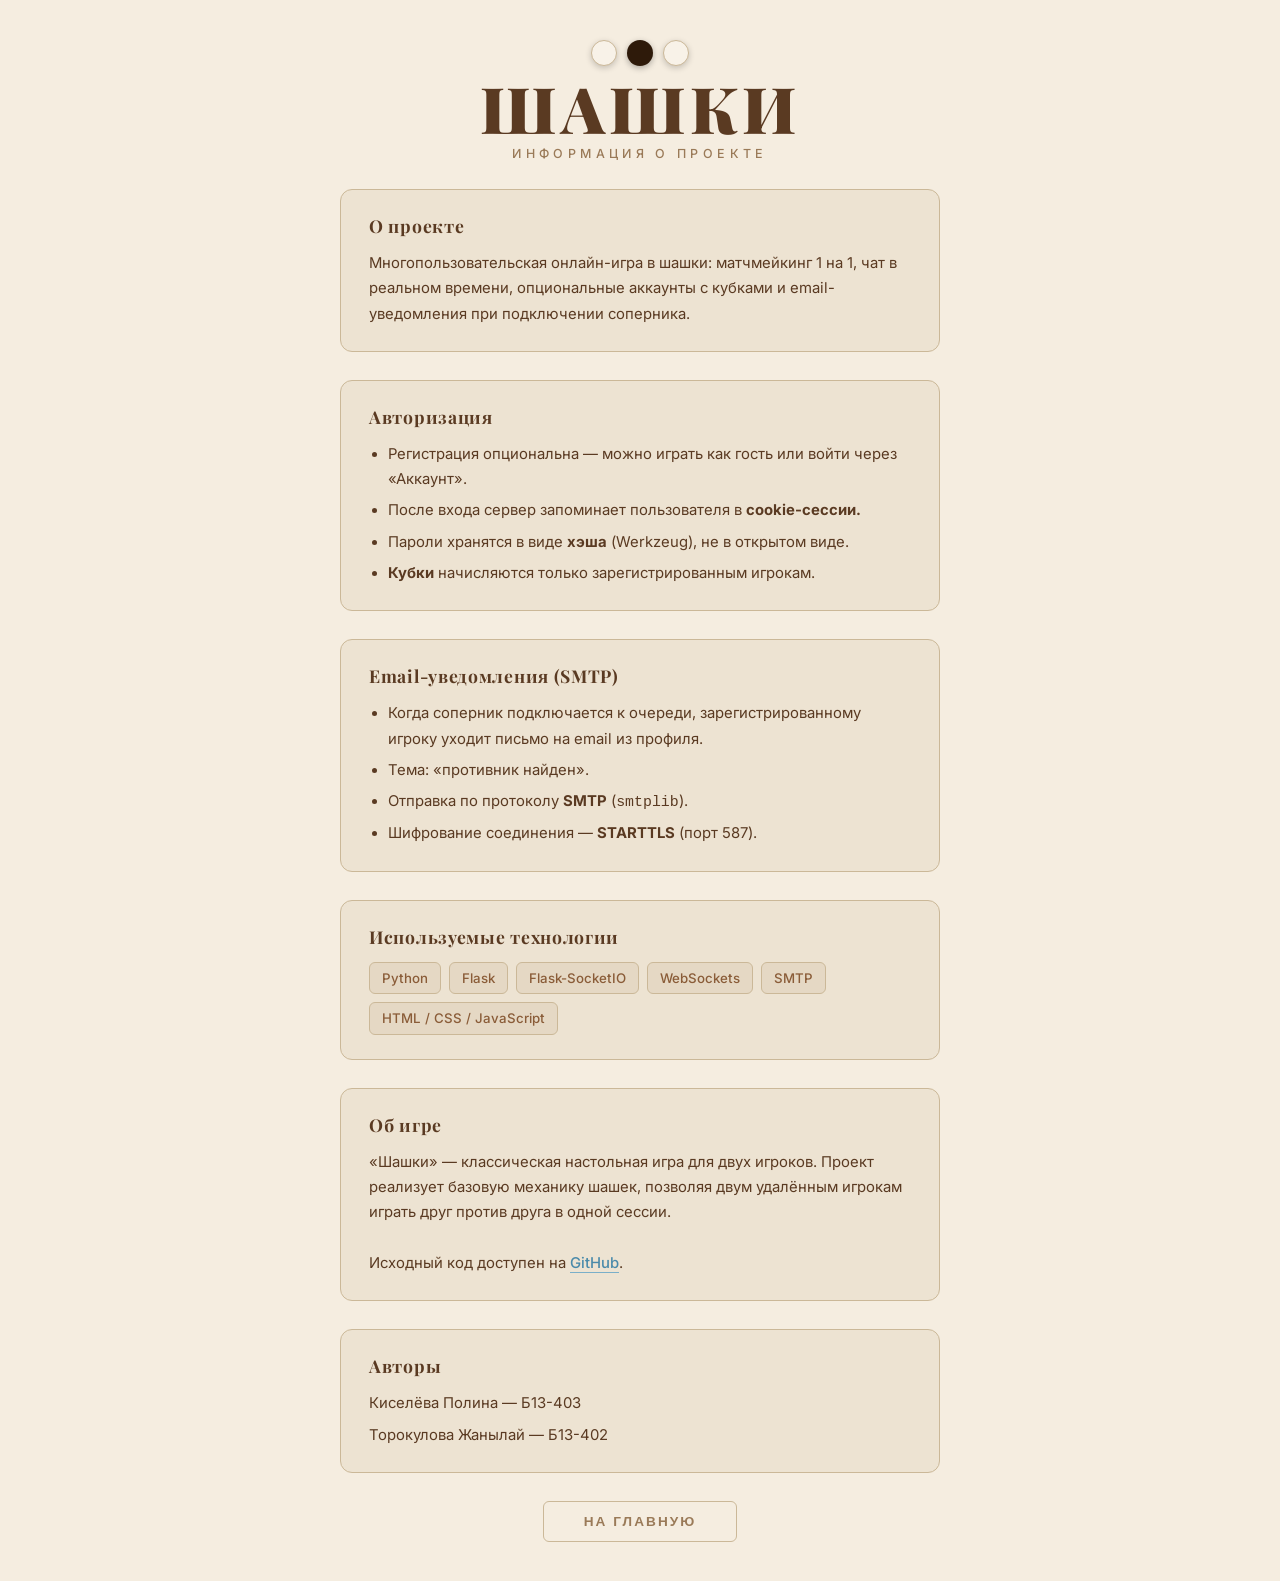
<file: templates/info.html>
<!DOCTYPE html>
<html lang="ru">
<head>
    <meta charset="UTF-8">
    <meta name="viewport" content="width=device-width, initial-scale=1.0">
    <title>Шашки — Информация</title>
    <link rel="stylesheet" href="/static/css/style.css">
    <style>
        .info-page {
            min-height: 100vh;
            display: flex;
            align-items: center;
            justify-content: center;
            background: var(--bg);
            padding: 40px 20px;
        }
        .info-content {
            max-width: 600px;
            width: 100%;
            display: flex;
            flex-direction: column;
            gap: 28px;
        }
        .info-logo {
            text-align: center;
        }
        .info-logo h1 {
            font-family: 'Playfair Display', serif;
            font-size: clamp(2.5rem, 6vw, 4rem);
            font-weight: 900;
            letter-spacing: 0.06em;
            color: var(--brown-dark);
            line-height: 1;
        }
        .info-logo .subtitle {
            margin-top: 6px;
        }
        .info-card {
            background: var(--surface);
            border: 1px solid var(--border);
            border-radius: 12px;
            padding: 24px 28px;
        }
        .info-card h2 {
            font-family: 'Playfair Display', serif;
            font-size: 1.1rem;
            font-weight: 700;
            color: var(--brown-dark);
            margin-bottom: 14px;
            letter-spacing: 0.04em;
        }
        .info-card p,
        .info-card li {
            color: var(--text);
            line-height: 1.7;
            font-size: 0.93rem;
        }
        .info-card ul.feature-list {
            list-style: disc;
            padding-left: 1.2rem;
            display: flex;
            flex-direction: column;
            gap: 6px;
            margin-top: 4px;
        }
        .tech-list {
            list-style: none;
            display: flex;
            flex-wrap: wrap;
            gap: 8px;
            margin-top: 4px;
        }
        .tech-list li {
            background: var(--surface2);
            border: 1px solid var(--border);
            border-radius: 6px;
            padding: 4px 12px;
            font-size: 0.83rem;
            color: var(--brown-mid);
            font-weight: 500;
        }
        .authors-list {
            list-style: none;
            display: flex;
            flex-direction: column;
            gap: 6px;
        }
        .authors-list li {
            font-size: 0.93rem;
            color: var(--text);
        }
        .info-link {
            color: var(--accent2);
            text-decoration: none;
            font-weight: 500;
            border-bottom: 1px solid var(--accent);
            transition: color 0.2s;
        }
        .info-link:hover {
            color: var(--brown-mid);
            border-color: var(--brown-mid);
        }
        .info-actions {
            display: flex;
            gap: 12px;
            justify-content: center;
        }
        .btn-back {
            padding: 12px 40px;
            font-size: 0.85rem;
            font-weight: 600;
            letter-spacing: 0.15em;
            text-transform: uppercase;
            border: 1.5px solid var(--border);
            background: transparent;
            color: var(--text-muted);
            border-radius: 6px;
            cursor: pointer;
            transition: border-color 0.2s, color 0.2s;
        }
        .btn-back:hover {
            border-color: var(--brown-mid);
            color: var(--brown-dark);
        }
    </style>
</head>
<body>
    <div class="info-page">
        <div class="info-content">
            <div class="info-logo">
                <div class="logo-pieces">
                    <span class="logo-piece white"></span>
                    <span class="logo-piece black"></span>
                    <span class="logo-piece white"></span>
                </div>
                <h1>ШАШКИ</h1>
                <p class="subtitle">Информация о проекте</p>
            </div>

            <div class="info-card">
                <h2>О проекте</h2>
                <p>Многопользовательская онлайн-игра в шашки: матчмейкинг 1 на 1, чат в реальном времени, опциональные аккаунты с кубками и email-уведомления при подключении соперника.</p>
            </div>

            <div class="info-card">
                <h2>Авторизация</h2>
                <ul class="feature-list">
                    <li>Регистрация опциональна — можно играть как гость или войти через «Аккаунт».</li>
                    <li>После входа сервер запоминает пользователя в <strong>cookie-сессии.</strong></li>
                    <li>Пароли хранятся в виде <strong>хэша</strong> (Werkzeug), не в открытом виде.</li>
                    <li><strong>Кубки</strong> начисляются только зарегистрированным игрокам.</li>
                </ul>
            </div>

            <div class="info-card">
                <h2>Email-уведомления (SMTP)</h2>
                <ul class="feature-list">
                    <li>Когда соперник подключается к очереди, зарегистрированному игроку уходит письмо на email из профиля.</li>
                    <li>Тема: «противник найден».</li>
                    <li>Отправка по протоколу <strong>SMTP</strong> (<code>smtplib</code>).</li>
                    <li>Шифрование соединения — <strong>STARTTLS</strong> (порт 587).</li>
                </ul>
            </div>

            <div class="info-card">
                <h2>Используемые технологии</h2>
                <ul class="tech-list">
                    <li>Python</li>
                    <li>Flask</li>
                    <li>Flask-SocketIO</li>
                    <li>WebSockets</li>
                    <li>SMTP</li>
                    <li>HTML / CSS / JavaScript</li>
                </ul>
            </div>

            <div class="info-card">
                <h2>Об игре</h2>
                <p>«Шашки» — классическая настольная игра для двух игроков. Проект реализует базовую механику шашек, позволяя двум удалённым игрокам играть друг против друга в одной сессии.<br><br>
                Исходный код доступен на <a class="info-link" href="https://github.com/kislypolly/checkers" target="_blank">GitHub</a>.</p>
            </div>

            <div class="info-card">
                <h2>Авторы</h2>
                <ul class="authors-list">
                    <li>Киселёва Полина — Б13-403</li>
                    <li>Торокулова Жанылай — Б13-402</li>
                </ul>
            </div>

            <div class="info-actions">
                <button class="btn-back" onclick="window.location.href='/'">На главную</button>
            </div>
        </div>
    </div>
</body>
</html>
</file>
<file: static/css/style.css>
/* ── Fonts ──────────────────────────────────────── */
@import url('https://fonts.googleapis.com/css2?family=Playfair+Display:ital,wght@0,700;0,900;1,400;1,700&family=Inter:wght@400;500;600&display=swap');

/* ── Reset & Base ───────────────────────────────── */
*, *::before, *::after { box-sizing: border-box; margin: 0; padding: 0; }

:root {
    --bg:          #f5ede0;
    --surface:     #ede3d2;
    --surface2:    #e5d8c4;
    --border:      #cbb898;
    --accent:      #7aafc9;
    --accent2:     #4a8aaa;
    --accent-green: #5a9a6a;
    --brown-dark:  #5a3a22;
    --brown-mid:   #8a5c38;
    --text:        #5a3a22;
    --text-muted:  #9a7a58;
    --white-piece: #f8f2e8;
    --black-piece: #2e1a0a;
    --cell-light:  #dfc090;
    --cell-dark:   #9a5530;
    --highlight:   rgba(122,175,201,0.4);
    --capture:     rgba(180,50,30,0.35);
}

html, body {
    height: 100%;
    font-family: 'Inter', system-ui, sans-serif;
    background: var(--bg);
    color: var(--text);
}

/* ── Landing ────────────────────────────────────── */
.landing {
    min-height: 100vh;
    display: flex;
    align-items: center;
    justify-content: center;
    background: var(--bg);
}

.landing-content {
    text-align: center;
    display: flex;
    flex-direction: column;
    align-items: center;
    gap: 32px;
    position: relative;
}


.logo h1 {
    font-family: 'Playfair Display', serif;
    font-size: clamp(3.5rem, 8vw, 6.5rem);
    font-weight: 900;
    letter-spacing: 0.06em;
    color: var(--brown-dark);
    line-height: 1;
}

.logo-pieces {
    display: flex;
    gap: 10px;
    justify-content: center;
    margin-bottom: 10px;
}

.logo-piece {
    width: 26px;
    height: 26px;
    border-radius: 50%;
}

.logo-piece.white {
    background: var(--white-piece);
    border: 1.5px solid var(--border);
    box-shadow: 0 2px 6px rgba(0,0,0,0.2);
}

.logo-piece.black {
    background: var(--black-piece);
    box-shadow: 0 2px 6px rgba(0,0,0,0.3);
}

.subtitle {
    color: var(--text-muted);
    letter-spacing: 0.35em;
    font-size: 0.78rem;
    text-transform: uppercase;
    margin-top: 4px;
    font-weight: 500;
}

.landing-actions {
    display: flex;
    flex-direction: column;
    gap: 12px;
    align-items: stretch;
}

.landing-actions .btn-play {
    width: 100%;
}

.btn-play {
    padding: 14px 56px;
    font-size: 0.88rem;
    font-weight: 600;
    letter-spacing: 0.18em;
    text-transform: uppercase;
    border: 1.5px solid var(--accent);
    border-radius: 0;
    background: transparent;
    color: var(--accent);
    cursor: pointer;
    transition: background 0.15s, color 0.15s;
    font-family: 'Inter', sans-serif;
}

.btn-play:hover {
    background: var(--accent);
    color: #fff;
}

.btn-play-green {
    border-color: var(--accent-green);
    color: var(--accent-green);
}

.btn-play-green:hover {
    background: var(--accent-green);
    color: #fff;
}

.hint {
    color: var(--text-muted);
    font-size: 0.83rem;
    max-width: 300px;
    line-height: 1.7;
}

.account-page {
    min-height: 100vh;
    display: flex;
    align-items: center;
    justify-content: center;
    padding: 24px;
    background: var(--bg);
}

.account-card {
    width: min(360px, 100%);
    padding: 28px 24px;
    background: var(--surface);
    border: 1.5px solid var(--border);
    display: flex;
    flex-direction: column;
    gap: 16px;
}

.account-title {
    font-family: 'Playfair Display', serif;
    font-size: 1.5rem;
    font-weight: 700;
    color: var(--brown-dark);
    text-align: center;
}

.account-profile {
    text-align: center;
    display: flex;
    flex-direction: column;
    gap: 6px;
}

.account-name {
    font-weight: 600;
    color: var(--brown-dark);
}

.account-email {
    color: var(--text-muted);
    font-size: 0.85rem;
}

.account-trophies {
    color: var(--text-muted);
    font-size: 0.9rem;
}

.ready-title {
    font-family: 'Playfair Display', serif;
    font-size: 1.3rem;
    font-weight: 700;
    color: var(--brown-dark);
    margin-bottom: 8px;
}

.ready-list {
    list-style: none;
    margin: 16px 0;
    padding: 0;
    text-align: left;
}

.ready-list li {
    padding: 6px 0;
    color: var(--text-muted);
    font-size: 0.9rem;
}

.ready-list li.ready-yes {
    color: var(--accent-green);
}

#ready-btn:disabled {
    opacity: 0.5;
    cursor: default;
}

.account-hint {
    color: var(--text-muted);
    font-size: 0.82rem;
    text-align: center;
    line-height: 1.5;
}

.account-actions {
    display: flex;
    flex-direction: column;
    gap: 10px;
}

.account-actions .btn-play {
    width: 100%;
}

.account-card .auth-tabs,
.account-card .auth-form {
    width: 100%;
}

.auth-box {
    width: min(320px, 90vw);
    display: flex;
    flex-direction: column;
    gap: 16px;
}

.auth-tabs {
    display: flex;
    gap: 8px;
}

.auth-tab {
    flex: 1;
    padding: 10px;
    font-size: 0.75rem;
    font-weight: 600;
    letter-spacing: 0.12em;
    text-transform: uppercase;
    border: 1.5px solid var(--border);
    background: transparent;
    color: var(--text-muted);
    cursor: pointer;
    font-family: 'Inter', sans-serif;
    transition: border-color 0.2s, color 0.2s;
}

.auth-tab.active {
    border-color: var(--accent);
    color: var(--accent);
}

.auth-form {
    display: flex;
    flex-direction: column;
    gap: 12px;
}

.auth-form input {
    padding: 12px 14px;
    border: 1.5px solid var(--border);
    background: var(--surface);
    color: var(--text);
    font-family: 'Inter', sans-serif;
    font-size: 0.9rem;
}

.auth-form input:focus {
    outline: none;
    border-color: var(--accent);
}

.auth-form .btn-play {
    width: 100%;
}

.auth-error {
    color: #b4321e;
    font-size: 0.85rem;
}

.hidden {
    display: none !important;
}

.user-panel {
    display: flex;
    flex-direction: column;
    gap: 6px;
}

.user-greeting {
    font-weight: 600;
    color: var(--brown-dark);
    letter-spacing: 0.05em;
}

.user-trophies {
    color: var(--text-muted);
    font-size: 0.9rem;
}

.btn-play-muted {
    border-color: var(--border);
    color: var(--text-muted);
}

.btn-play-muted:hover {
    background: var(--surface2);
    color: var(--brown-dark);
}

.sidebar-user {
    display: flex;
    justify-content: space-between;
    align-items: center;
    padding-bottom: 12px;
    margin-bottom: 4px;
    border-bottom: 1px solid var(--border);
    font-size: 0.85rem;
    color: var(--text-muted);
}

.sidebar-user span:first-child {
    font-weight: 600;
    color: var(--brown-dark);
}

.sidebar-trophies {
    font-size: 0.8rem;
}

.sidebar-guest {
    color: var(--text-muted);
}

.sidebar-account-link {
    font-size: 0.8rem;
    color: var(--accent);
    text-decoration: none;
}

.sidebar-account-link:hover {
    color: var(--accent2);
}

/* ── Game Layout ────────────────────────────────── */
.game-layout {
    min-height: 100vh;
    display: grid;
    grid-template-columns: 270px 1fr;
}

/* ── Sidebar ────────────────────────────────────── */
.sidebar {
    background: var(--surface);
    border-right: 1px solid var(--border);
    display: flex;
    flex-direction: column;
    padding: 24px 18px;
    gap: 14px;
    position: relative;
    overflow: hidden;
}


.player-card {
    display: flex;
    align-items: center;
    gap: 10px;
    padding: 10px 12px;
    background: var(--bg);
    border-radius: 0;
    border: 1px solid var(--border);
    font-weight: 600;
    font-size: 0.86rem;
    position: relative;
    z-index: 1;
}

.player-dot {
    width: 9px;
    height: 9px;
    border-radius: 50%;
    background: var(--border);
    flex-shrink: 0;
}

.player-dot.active {
    background: #4a9e4a;
    box-shadow: 0 0 5px #4a9e4a;
}

.self-dot {
    background: var(--accent);
    box-shadow: 0 0 5px var(--accent);
}

.player-card.self { margin-top: auto; }

.piece-count {
    margin-left: auto;
    display: flex;
    align-items: center;
    gap: 5px;
    font-size: 0.8rem;
    font-weight: 700;
    color: var(--text-muted);
}

.piece-mini {
    width: 9px;
    height: 9px;
    border-radius: 50%;
    background: var(--white-piece);
    border: 1px solid var(--border);
    flex-shrink: 0;
}

.piece-mini.self-mini {
    background: var(--black-piece);
    border-color: var(--brown-mid);
}

/* ── Score panel ────────────────────────────────── */
.score-panel {
    display: flex;
    align-items: center;
    background: var(--bg);
    border: 1px solid var(--border);
    border-radius: 0;
    padding: 12px;
    position: relative;
    z-index: 1;
}

.score-side {
    flex: 1;
    display: flex;
    flex-direction: column;
    align-items: center;
    gap: 4px;
}

.score-label {
    font-size: 0.63rem;
    color: var(--text-muted);
    text-transform: uppercase;
    letter-spacing: 0.08em;
    text-align: center;
    font-weight: 500;
    line-height: 1.3;
}

.score-divider {
    font-family: 'Playfair Display', serif;
    font-style: italic;
    font-size: 1.1rem;
    color: var(--border);
    padding: 0 4px;
    flex-shrink: 0;
}

.captured-pieces {
    font-family: 'Playfair Display', serif;
    font-size: 2rem;
    font-weight: 900;
    color: var(--accent2);
    line-height: 1;
}

/* ── Status ─────────────────────────────────────── */
.status-box {
    padding: 9px 12px;
    background: var(--bg);
    border-radius: 0;
    border: 1px solid var(--border);
    font-size: 0.8rem;
    color: var(--text-muted);
    text-align: center;
    letter-spacing: 0.04em;
    font-weight: 500;
    position: relative;
    z-index: 1;
}

.status-box.your-turn {
    border-color: var(--accent);
    color: var(--accent);
    background: rgba(44,110,158,0.06);
}

.move-timer {
    display: block;
    margin-top: 4px;
    font-size: 0.75rem;
    font-variant-numeric: tabular-nums;
}

.move-timer.warning {
    color: #c0392b;
}

/* ── Chat ───────────────────────────────────────── */
.chat-box {
    flex: 1;
    display: flex;
    flex-direction: column;
    background: var(--bg);
    border-radius: 0;
    border: 1px solid var(--border);
    overflow: hidden;
    min-height: 0;
    position: relative;
    z-index: 1;
}

.chat-messages {
    flex: 1;
    overflow-y: auto;
    padding: 10px;
    display: flex;
    flex-direction: column;
    gap: 7px;
    min-height: 0;
}

.chat-messages::-webkit-scrollbar { width: 3px; }
.chat-messages::-webkit-scrollbar-track { background: transparent; }
.chat-messages::-webkit-scrollbar-thumb { background: var(--border); }

.chat-msg {
    padding: 6px 9px;
    border-radius: 0;
    font-size: 0.8rem;
    line-height: 1.5;
    max-width: 92%;
    word-break: break-word;
}

.chat-msg.me {
    background: rgba(44,110,158,0.1);
    border: 1px solid rgba(44,110,158,0.2);
    align-self: flex-end;
}

.chat-msg.them {
    background: var(--surface2);
    border: 1px solid var(--border);
    align-self: flex-start;
}

.chat-msg .msg-label {
    font-size: 0.66rem;
    color: var(--text-muted);
    margin-bottom: 2px;
    text-transform: uppercase;
    letter-spacing: 0.05em;
}

.chat-form {
    display: flex;
    border-top: 1px solid var(--border);
}

.chat-form input {
    flex: 1;
    background: transparent;
    border: none;
    padding: 9px 11px;
    color: var(--text);
    font-size: 0.82rem;
    outline: none;
    font-family: 'Inter', sans-serif;
}

.chat-form input::placeholder { color: var(--border); }

.chat-form button {
    padding: 0 14px;
    background: none;
    border: none;
    border-left: 1px solid var(--border);
    color: var(--accent);
    cursor: pointer;
    font-size: 0.95rem;
    transition: background 0.12s;
}

.chat-form button:hover { background: rgba(44,110,158,0.1); }

/* ── Board area ─────────────────────────────────── */
.board-wrap {
    display: flex;
    align-items: center;
    justify-content: center;
    background: var(--bg);
    position: relative;
}


.board {
    display: grid;
    grid-template-columns: repeat(8, 1fr);
    grid-template-rows: repeat(8, 1fr);
    width: min(70vw, 70vh, 580px);
    height: min(70vw, 70vh, 580px);
    border: 2px solid var(--brown-mid);
    box-shadow: 6px 6px 0 var(--brown-mid);
    position: relative;
    z-index: 1;
}

/* ── Cells ──────────────────────────────────────── */
.cell {
    display: flex;
    align-items: center;
    justify-content: center;
    cursor: default;
    position: relative;
}

.cell.light { background: var(--cell-light); }
.cell.dark  { background: var(--cell-dark); }

.cell.can-move  { background: color-mix(in srgb, var(--cell-dark) 65%, var(--accent) 35%); cursor: pointer; }
.cell.selected  { background: color-mix(in srgb, var(--cell-dark) 45%, var(--accent) 55%); }
.cell.can-land  { cursor: pointer; }

.cell.can-land::after {
    content: '';
    position: absolute;
    width: 28%;
    height: 28%;
    border-radius: 50%;
    background: #fff;
    opacity: 0.7;
}

.cell.capture-hint { background: color-mix(in srgb, var(--cell-dark) 55%, #c03018 45%); }

/* ── Pieces ─────────────────────────────────────── */
.piece {
    width: 76%;
    height: 76%;
    border-radius: 50%;
    position: relative;
    cursor: pointer;
    transition: transform 0.1s;
}

.piece.white-piece {
    background: radial-gradient(circle at 36% 33%, #fff9ef, var(--white-piece) 72%);
    box-shadow:
        inset 0 -3px 5px rgba(0,0,0,0.15),
        0 3px 8px rgba(0,0,0,0.35),
        0 1px 0 rgba(255,255,255,0.5);
    border: 1.5px solid rgba(160,120,60,0.35);
}

.piece.black-piece {
    background: radial-gradient(circle at 36% 33%, #3a1a08, var(--black-piece) 72%);
    box-shadow:
        inset 0 -3px 5px rgba(0,0,0,0.5),
        0 3px 8px rgba(0,0,0,0.5);
    border: 1.5px solid rgba(80,40,10,0.7);
}

.piece.king::after {
    content: '♛';
    position: absolute;
    inset: 0;
    display: flex;
    align-items: center;
    justify-content: center;
    font-size: 44%;
    color: rgba(200,160,60,0.95);
}

.piece:hover { transform: scale(1.07); }

.piece.selected-piece {
    transform: scale(1.1);
    box-shadow:
        0 0 0 2.5px var(--accent),
        0 4px 14px rgba(44,110,158,0.4);
}

/* ── Overlay ────────────────────────────────────── */
.overlay {
    position: fixed;
    inset: 0;
    background: rgba(30,15,5,0.82);
    display: flex;
    align-items: center;
    justify-content: center;
    z-index: 100;
    backdrop-filter: blur(3px);
}

.overlay.hidden { display: none; }

.overlay-box {
    background: var(--surface);
    border: 1px solid var(--border);
    border-radius: 0;
    padding: 48px 56px;
    text-align: center;
    display: flex;
    flex-direction: column;
    align-items: center;
    gap: 16px;
    box-shadow: 8px 8px 0 var(--brown-mid);
    position: relative;
    overflow: visible;
}

.overlay-box::before {
    content: attr(data-letter);
    font-family: 'Playfair Display', serif;
    font-style: italic;
    font-size: 16rem;
    color: rgba(122,175,201,0.07);
    position: absolute;
    top: 50%;
    left: 50%;
    transform: translate(-50%, -50%);
    pointer-events: none;
    line-height: 1;
}

.overlay-icon { font-size: 2.6rem; position: relative; z-index: 1; }

.overlay-box p {
    font-family: 'Playfair Display', serif;
    font-size: 1.5rem;
    font-weight: 700;
    font-style: italic;
    color: var(--text);
    position: relative;
    z-index: 1;
}

.overlay-box button {
    padding: 9px 28px;
    border: 1px solid var(--border);
    border-radius: 0;
    background: var(--bg);
    color: var(--text);
    cursor: pointer;
    font-size: 0.82rem;
    letter-spacing: 0.08em;
    text-transform: uppercase;
    font-family: 'Inter', sans-serif;
    transition: border-color 0.12s, background 0.12s;
    position: relative;
    z-index: 1;
}

.overlay-box button:hover {
    border-color: var(--accent);
    color: var(--accent);
}

/* ── Responsive ─────────────────────────────────── */
@media (max-width: 700px) {
    .game-layout {
        grid-template-columns: 1fr;
        grid-template-rows: auto 1fr;
    }
    .sidebar {
        border-right: none;
        border-bottom: 1px solid var(--border);
        flex-direction: row;
        flex-wrap: wrap;
        padding: 10px;
    }
    .chat-box { min-height: 120px; flex: 1 1 100%; }
    .player-card.self { margin-top: 0; }
    .board { width: 95vw; height: 95vw; }
}
</file>
